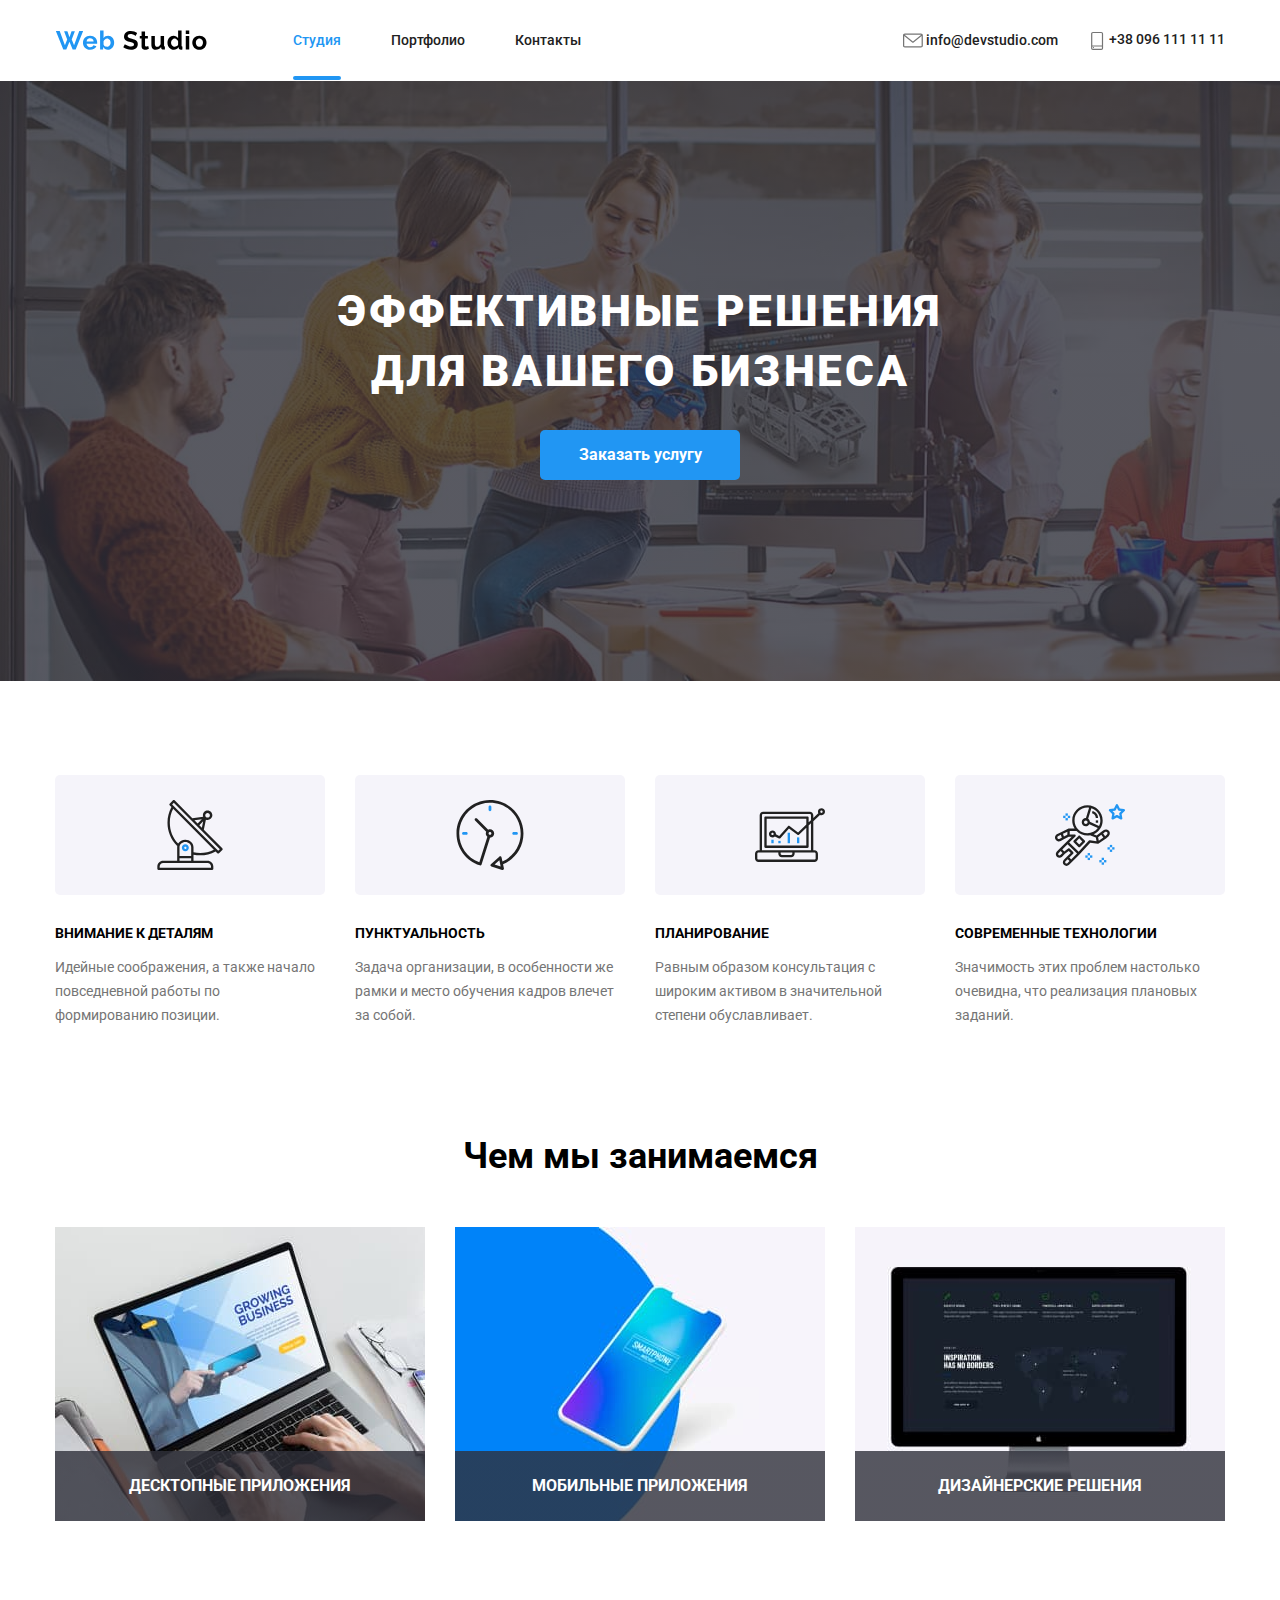
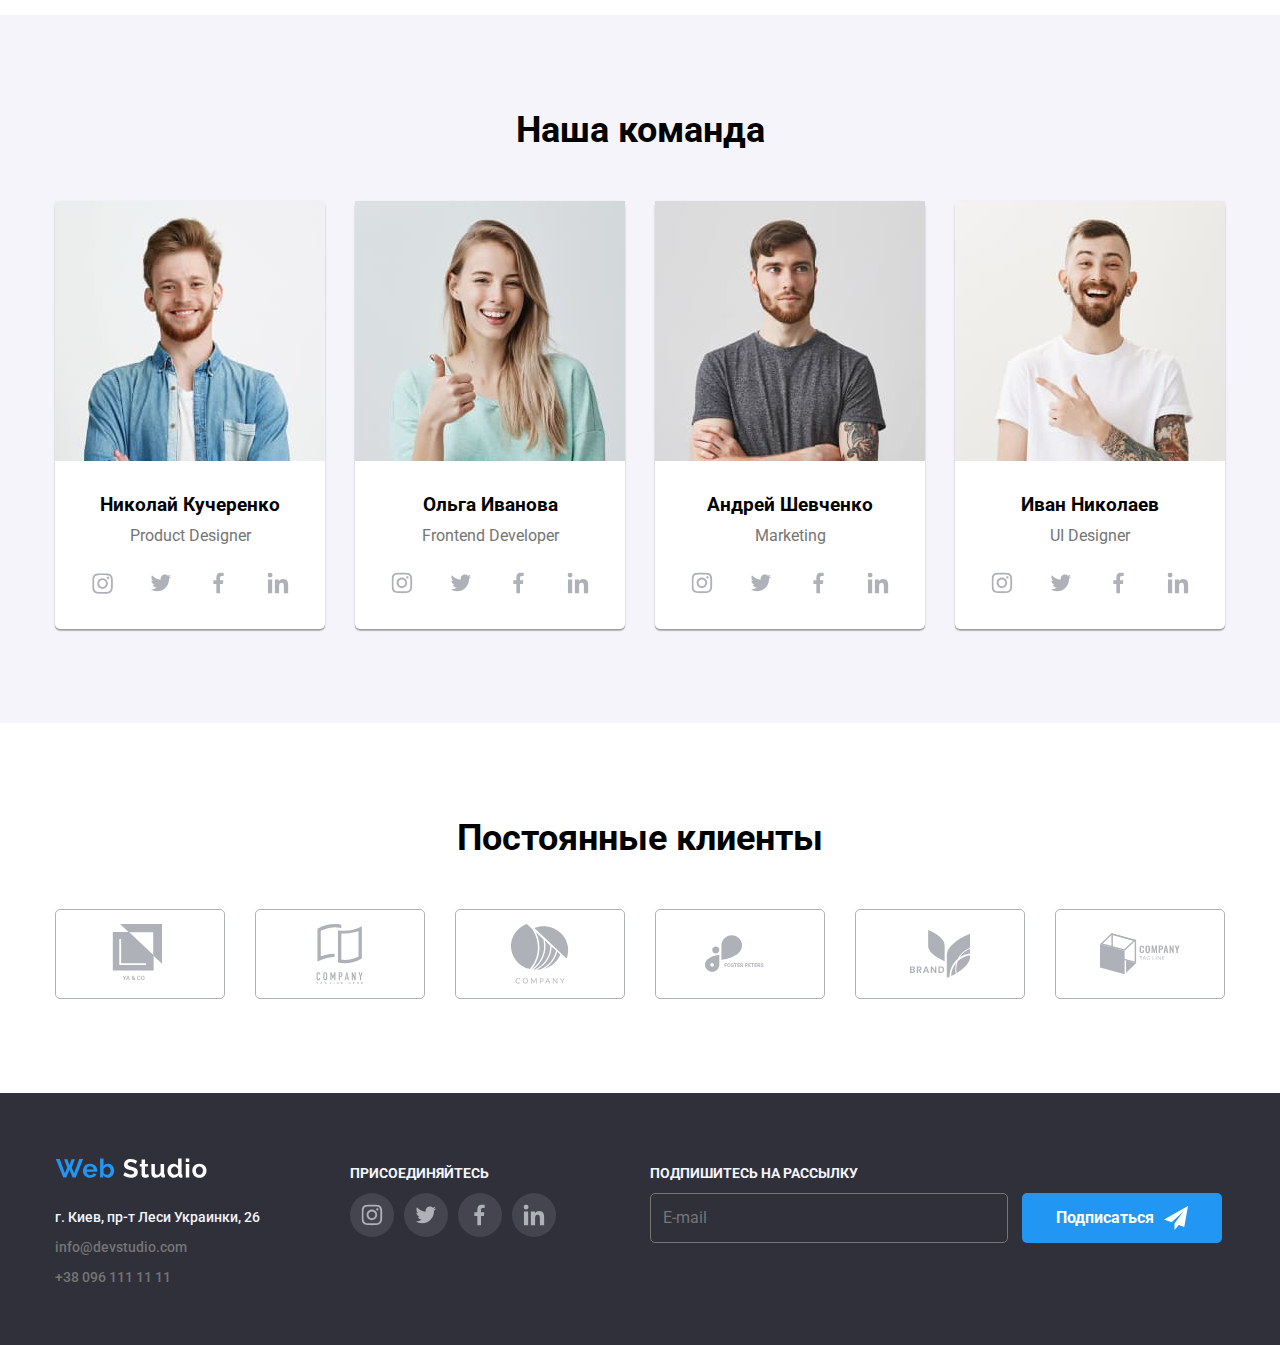
<file: index.html>
<!DOCTYPE html>
<html lang="en">
  <head>
    <meta charset="UTF-8" />
    <meta name="viewport" content="width=device-width, initial-scale=1.0" />
    <link
      href="https://fonts.googleapis.com/css2?family=Roboto:wght@400;500;700;900&display=swap"
      rel="stylesheet"
    />
    <title>Студия</title>
    <link
      rel="stylesheet"
      href="https://cdnjs.cloudflare.com/ajax/libs/modern-normalize/0.7.0/modern-normalize.min.css"
    />
    <!-- <link rel="stylesheet" href="./styles.css" /> -->
    <link rel="stylesheet" href="./css/main.css" />
  </head>
  <body>
    <header>
      <nav class="container">
        <a href="./index.html">
          <svg class="svgnav-item" width="153" height="31">
            <use href="./images/symbol-defs.svg#icon-WebStudio"></use>
          </svg>
        </a>

        <ul class="nav-maincontainer">
          <li>
            <a class="nav-mainitem selected" href="./index.html">Студия</a>
          </li>
          <li><a class="nav-mainitem" href="./portfolio.html">Портфолио</a></li>
          <li><a class="nav-mainitem" href="">Контакты</a></li>
        </ul>
        <address>
          <ul class="nav-adresscontainer">
            <li>
              <a href="mailto:info@devstudio.com" class="nav-adressitem">
                <svg class="svgnav-item" width="20" height="20">
                  <use href="./images/symbol-defs.svg#icon-envelope"></use>
                </svg>
                info@devstudio.com
              </a>
            </li>
            <li>
              <a href="tel:+380961111111" class="nav-adressitem">
                <svg class="svgnav-item" width="18" height="18">
                  <use href="./images/symbol-defs.svg#icon-smartphone"></use>
                </svg>
                +38 096 111 11 11
              </a>
            </li>
          </ul>
        </address>
      </nav>
    </header>
    <main>
      <!-- Эффективные решения для вашего бизнеса -->
      <section class="sec-hero">
        <div class="headerbkgr">
          <h1>
            Эффективные решения <br />
            для вашего бизнеса
          </h1>
          <button class="main-button" data-modal-open>Заказать услугу</button>
        </div>
      </section>
      <!-- Наши сильные стороны -->
      <section class="sec-ourside">
        <div class="container">
          <h2>Наши сильные стороны</h2>
          <ul class="sec-oursidelist">
            <li>
              <div class="oursidebgicon">
                <svg class="icon-antenna" width="70" height="70">
                  <use href="./images/symbol-defs.svg#icon-antenna"></use>
                </svg>
              </div>
              <h3>Внимание к деталям</h3>
              <p>
                Идейные соображения, а также начало повседневной работы по
                формированию позиции.
              </p>
            </li>
            <li>
              <div class="oursidebgicon">
                <svg class="icon-clock" width="70" height="70">
                  <use href="./images/symbol-defs.svg#icon-clock"></use>
                </svg>
              </div>
              <h3>Пунктуальность</h3>
              <p>
                Задача организации, в особенности же рамки и место обучения
                кадров влечет за собой.
              </p>
            </li>
            <li>
              <div class="oursidebgicon">
                <svg class="icon-diagram" width="70" height="70">
                  <use href="./images/symbol-defs.svg#icon-diagram"></use>
                </svg>
              </div>
              <h3>Планирование</h3>
              <p>
                Равным образом консультация с широким активом в значительной
                степени обуславливает.
              </p>
            </li>
            <li>
              <div class="oursidebgicon">
                <svg class="icon-astronaut" width="70" height="70">
                  <use href="./images/symbol-defs.svg#icon-astronaut"></use>
                </svg>
              </div>
              <h3>Современные технологии</h3>
              <p>
                Значимость этих проблем настолько очевидна, что реализация
                плановых заданий.
              </p>
            </li>
          </ul>
        </div>
      </section>
      <!-- Чем мы занимаемся -->
      <section class="sec-ourwork">
        <div class="container">
          <h2>
            Чем мы занимаемся
          </h2>
          <ul class="sec-ourworklist">
            <li>
              <div>
                <h3>Десктопные приложения</h3>
              </div>
            </li>
            <li>
              <div>
                <h3>Мобильные приложения</h3>
              </div>
            </li>
            <li>
              <div>
                <h3>Дизайнерские решения</h3>
              </div>
            </li>
          </ul>
        </div>
      </section>
      <!-- Наша команда -->
      <section class="sec-ourteam">
        <div class="container">
          <h2>Наша команда</h2>
          <ul class="sec-ourteamlist">
            <li>
              <img src="./images/imgOptim1.jpg" width="270" alt="" />
              <h3>Николай Кучеренко</h3>
              <p>Product Designer</p>
              <ul class="buttonlink">
                <li>
                  <a href="" aria-label="Instagram">
                    <!-- viewBox=" a a b b"  квадратный объект
                         c - процент уменьшения от реального размера (0-1)
                         a - смещение
                         d - реальный размер svg
                         e - реальный размер окна
                               b=e/c    
                               a=(b-d)/2  -->

                    <svg width="45" height="45" viewBox="-19 -19 70 70">
                      <use href="./images/symbol-defs.svg#icon-instagram"></use>
                    </svg>
                  </a>
                </li>
                <li>
                  <a href="" aria-label="Twitter">
                    <svg width="45" height="45" viewBox="-18 -18 70 70">
                      <use href="./images/symbol-defs.svg#icon-Twitter"></use>
                    </svg>
                  </a>
                </li>
                <li>
                  <a href="" aria-label="Facebook">
                    <svg width="45" height="45" viewBox="-18 -18 70 70">
                      <use href="./images/symbol-defs.svg#icon-Facebook"></use>
                    </svg>
                  </a>
                </li>
                <li>
                  <a href="" aria-label="Linkedin">
                    <svg width="45" height="45" viewBox="-18 -18 70 70">
                      <use href="./images/symbol-defs.svg#icon-linkedin"></use>
                    </svg>
                  </a>
                </li>
              </ul>
            </li>
            <li>
              <img src="./images/imgOptim2.jpg" width="270" alt="" />
              <h3>Ольга Иванова</h3>
              <p>Frontend Developer</p>
              <ul class="buttonlink">
                <li>
                  <a href="" aria-label="Instagram">
                    <svg width="45" height="45" viewBox="-18 -18 70 70">
                      <use href="./images/symbol-defs.svg#icon-instagram"></use>
                    </svg>
                  </a>
                </li>
                <li>
                  <a href="" aria-label="Twitter">
                    <svg width="45" height="45" viewBox="-18 -18 70 70">
                      <use href="./images/symbol-defs.svg#icon-Twitter"></use>
                    </svg>
                  </a>
                </li>
                <li>
                  <a href="" aria-label="Facebook">
                    <svg width="45" height="45" viewBox="-18 -18 70 70">
                      <use href="./images/symbol-defs.svg#icon-Facebook"></use>
                    </svg>
                  </a>
                </li>
                <li>
                  <a href="" aria-label="Linkedin">
                    <svg width="45" height="45" viewBox="-18 -18 70 70">
                      <use href="./images/symbol-defs.svg#icon-linkedin"></use>
                    </svg>
                  </a>
                </li>
              </ul>
            </li>
            <li>
              <img src="./images/imgOptim3.jpg" width="270" alt="" />
              <h3>Андрей Шевченко</h3>
              <p>Marketing</p>
              <ul class="buttonlink">
                <li>
                  <a href="" aria-label="Instagram">
                    <svg width="45" height="45" viewBox="-18 -18 70 70">
                      <use href="./images/symbol-defs.svg#icon-instagram"></use>
                    </svg>
                  </a>
                </li>
                <li>
                  <a href="" aria-label="Twitter">
                    <svg width="45" height="45" viewBox="-18 -18 70 70">
                      <use href="./images/symbol-defs.svg#icon-Twitter"></use>
                    </svg>
                  </a>
                </li>
                <li>
                  <a href="" aria-label="Facebook">
                    <svg width="45" height="45" viewBox="-18 -18 70 70">
                      <use href="./images/symbol-defs.svg#icon-Facebook"></use>
                    </svg>
                  </a>
                </li>
                <li>
                  <a href="" aria-label="Linkedin">
                    <svg width="45" height="45" viewBox="-18 -18 70 70">
                      <use href="./images/symbol-defs.svg#icon-linkedin"></use>
                    </svg>
                  </a>
                </li>
              </ul>
            </li>
            <li>
              <img src="./images/imgOptim4.jpg" width="270" alt="" />
              <h3>Иван Николаев</h3>
              <p>UI Designer</p>
              <ul class="buttonlink">
                <li>
                  <a href="" aria-label="Instagram">
                    <svg width="45" height="45" viewBox="-18 -18 70 70">
                      <use href="./images/symbol-defs.svg#icon-instagram"></use>
                    </svg>
                  </a>
                </li>
                <li>
                  <a href="" aria-label="Twitter">
                    <svg width="45" height="45" viewBox="-18 -18 70 70">
                      <use href="./images/symbol-defs.svg#icon-Twitter"></use>
                    </svg>
                  </a>
                </li>
                <li>
                  <a href="" aria-label="Facebook">
                    <svg width="45" height="45" viewBox="-18 -18 70 70">
                      <use href="./images/symbol-defs.svg#icon-Facebook"></use>
                    </svg>
                  </a>
                </li>
                <li>
                  <a href="" aria-label="Linkedin">
                    <svg width="45" height="45" viewBox="-18 -18 70 70">
                      <use href="./images/symbol-defs.svg#icon-linkedin"></use>
                    </svg>
                  </a>
                </li>
              </ul>
            </li>
          </ul>
        </div>
      </section>
      <!-- Постоянные клиенты  -->
      <section class="sec-ourclients">
        <div class="container">
          <h2>Постоянные клиенты</h2>
          <ul class="sec-ourclientslist">
            <li>
              <a href="" class="ourclientsicons">
                <svg class="icon-logo1" width="60" height="60">
                  <use href="./images/symbol-defs.svg#icon-logo1"></use>
                </svg>
              </a>
            </li>
            <li>
              <a href="" class="ourclientsicons">
                <svg class="icon-logo2" width="60" height="60">
                  <use href="./images/symbol-defs.svg#icon-logo2"></use>
                </svg>
              </a>
            </li>
            <li>
              <a href="" class="ourclientsicons">
                <svg class="icon-logo3" width="60" height="60">
                  <use href="./images/symbol-defs.svg#icon-logo3"></use>
                </svg>
              </a>
            </li>
            <li>
              <a href="" class="ourclientsicons">
                <svg class="icon-logo4" width="70" height="70">
                  <use href="./images/symbol-defs.svg#icon-logo4"></use>
                </svg>
              </a>
            </li>
            <li>
              <a href="" class="ourclientsicons">
                <svg class="icon-logo5" width="60" height="60">
                  <use href="./images/symbol-defs.svg#icon-logo5"></use>
                </svg>
              </a>
            </li>
            <li>
              <a href="" class="ourclientsicons">
                <svg class="icon-logo6" width="80" height="80">
                  <use href="./images/symbol-defs.svg#icon-logo6"></use>
                </svg>
              </a>
            </li>
          </ul>
        </div>
      </section>
    </main>
    <footer>
      <div class="container foot-container">
        <div>
          <a href="./index.html">
            <svg class="svgnav-item-foot" width="153" height="31">
              <use href="./images/symbol-defs.svg#icon-WebStudio"></use>
            </svg>
          </a>
          <address>
            <p>г. Киев, пр-т Леси Украинки, 26</p>
            <p>
              <a href="" class="nav-adressitem-foot"> info@devstudio.com </a>
            </p>
            <p>
              <a href="" class="nav-adressitem-foot"> +38 096 111 11 11 </a>
            </p>
          </address>
        </div>
        <div class="cont_connect">
          <h2>Присоединяйтесь</h2>
          <ul class="buttonlinkfoot">
            <li>
              <a href="" aria-label="Instagram">
                <svg width="45" height="45" viewBox="-18 -18 70 70">
                  <use href="./images/symbol-defs.svg#icon-instagram"></use>
                </svg>
              </a>
            </li>
            <li>
              <a href="" aria-label="Twitter">
                <svg width="45" height="45" viewBox="-18 -18 70 70">
                  <use href="./images/symbol-defs.svg#icon-Twitter"></use>
                </svg>
              </a>
            </li>
            <li>
              <a href="" aria-label="Facebook">
                <svg width="45" height="45" viewBox="-18 -18 70 70">
                  <use href="./images/symbol-defs.svg#icon-Facebook"></use>
                </svg>
              </a>
            </li>
            <li>
              <a href="" aria-label="Linkedin">
                <svg width="45" height="45" viewBox="-18 -18 70 70">
                  <use href="./images/symbol-defs.svg#icon-linkedin"></use>
                </svg>
              </a>
            </li>
          </ul>
        </div>
        <div class="cont_rassilka">
          <h2>Подпишитесь на рассылку</h2>
          <div>
            <input type="email" class="e-mail-foot" placeholder="E-mail" />
            <button class="button-foot">Подписаться</button>
          </div>
        </div>
      </div>
    </footer>
    <!-- Модальное окно -->
    <div class="backdrop is-hidden" data-modal>
      <div class="modal">
        <form class="form">
          <button class="button-close" data-modal-close>
            <svg class="icon-Close" width="10" height="10">
              <use href="./images/symbol-defs-modal.svg#icon-Close"></use>
            </svg>
          </button>
          <h2>Оставьте свои данные, мы вам перезвоним</h2>
          <div class="form-field">
            <input
              type="text"
              class="form-input"
              name="name"
              id="name"
              placeholder=" "
            />
            <label for="name" class="form-label">Имя</label>
            <svg class="icon-Human" width="12" height="12">
              <use href="./images/symbol-defs-modal.svg#icon-Human"></use>
            </svg>
          </div>

          <div class="form-tel">
            <input
              type="tel"
              class="form-inputtel"
              name="nametel"
              id="nametel"
              placeholder=" "
            />
            <label for="nametel" class="form-label-tel">Телефон</label>
            <svg class="icon-Trubka" width="13" height="13">
              <use href="./images/symbol-defs-modal.svg#icon-Trubka"></use>
            </svg>
          </div>

          <div class="form-mail">
            <input
              type="email"
              class="form-inputmail"
              name="namemail"
              id="namemail"
              placeholder=" "
            />
            <label for="namemail" class="form-label-mail">Почта</label>
            <svg class="icon-Konvert" width="15" height="15">
              <use href="./images/symbol-defs-modal.svg#icon-Konvert"></use>
            </svg>
          </div>

          <div class="form-komment">
            <textarea
              class="form-areakomment"
              name="namekomm"
              id="namekomm"
              cols="30"
              rows="10"
              placeholder=" "
            ></textarea>
            <label for="namekomm" class="form-label-komm">Комментарий</label>
          </div>
          <div class="form-check">
            <label class="label-check">
              <input type="checkbox" class="checkbox" name="checkbox" />
              <span class="icon"></span>
              Соглашаюсь с рассылкой и принимаю
              <a href=""> Условия договора</a>
            </label>
          </div>
          <button type="button" class="form-sendbutton">Отправить</button>
        </form>
      </div>
    </div>
    <script src="./js/modal.js"></script>
  </body>
</html>
</file>
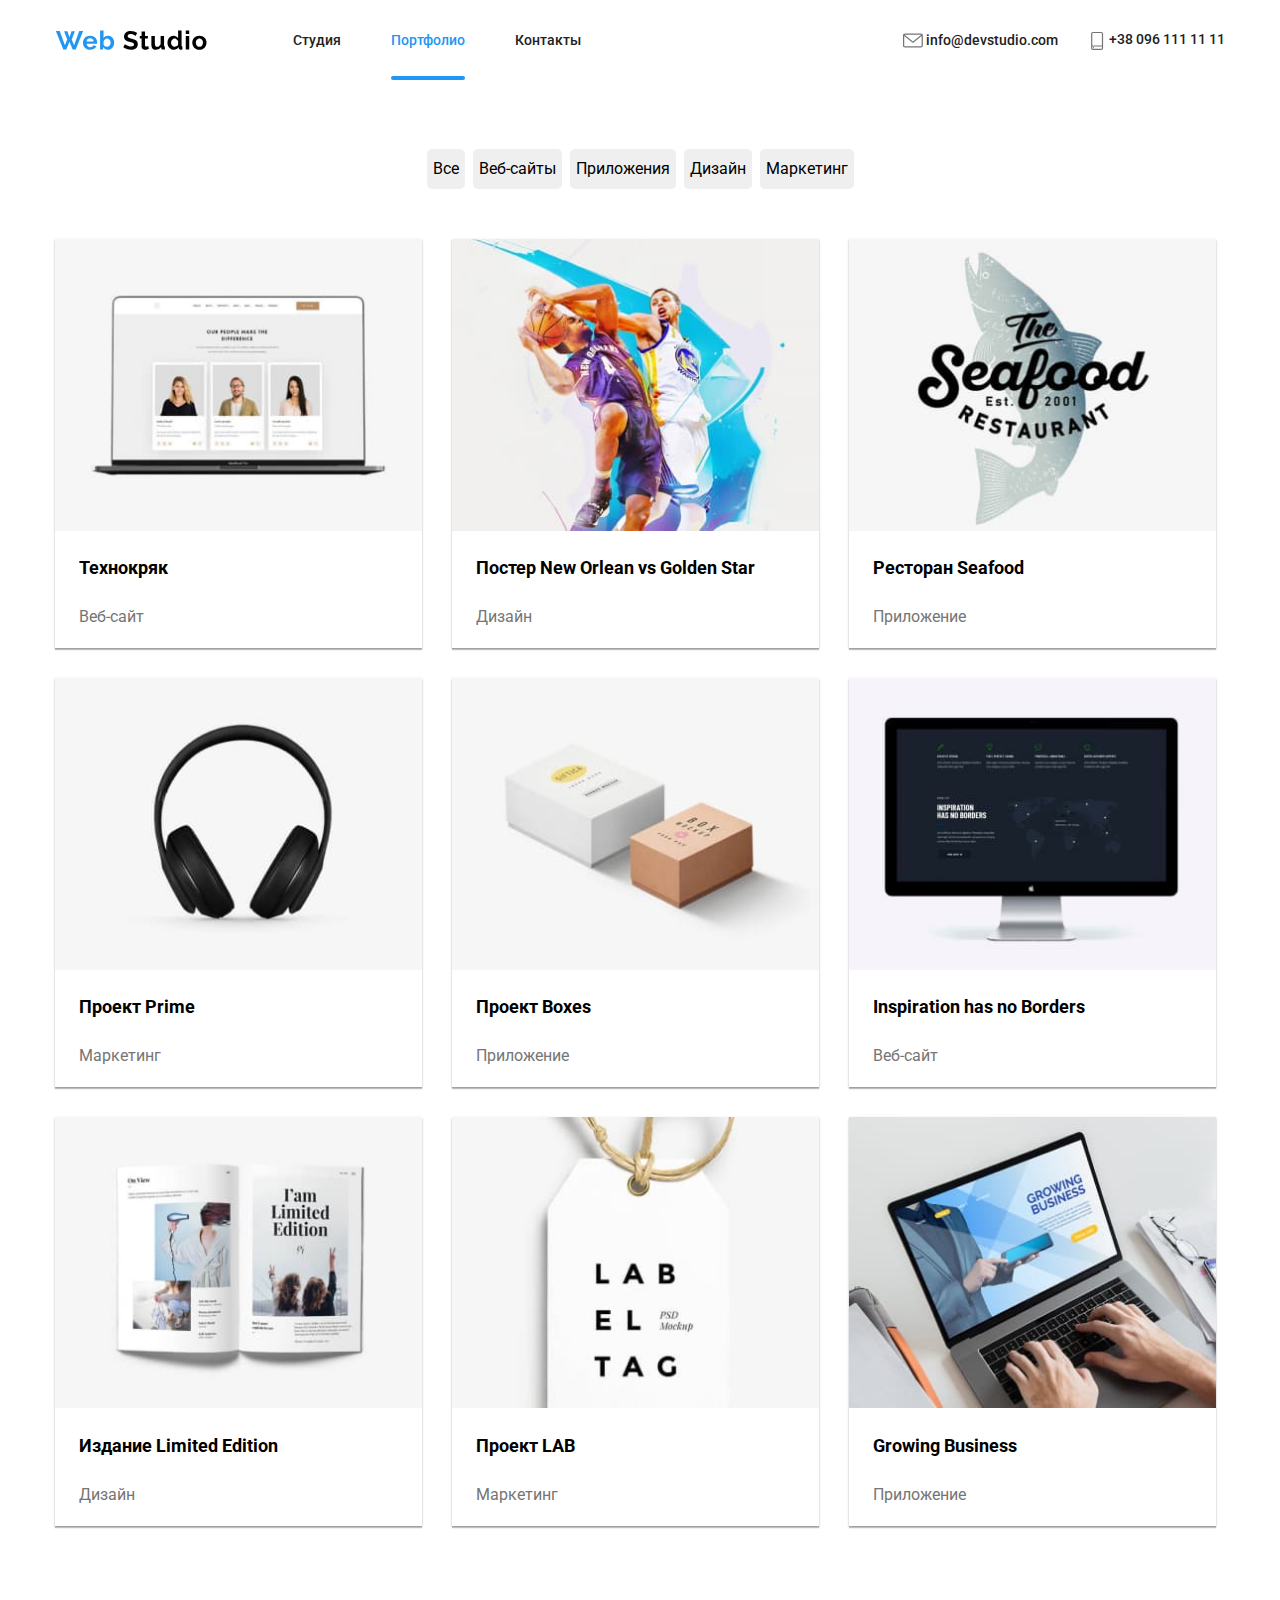
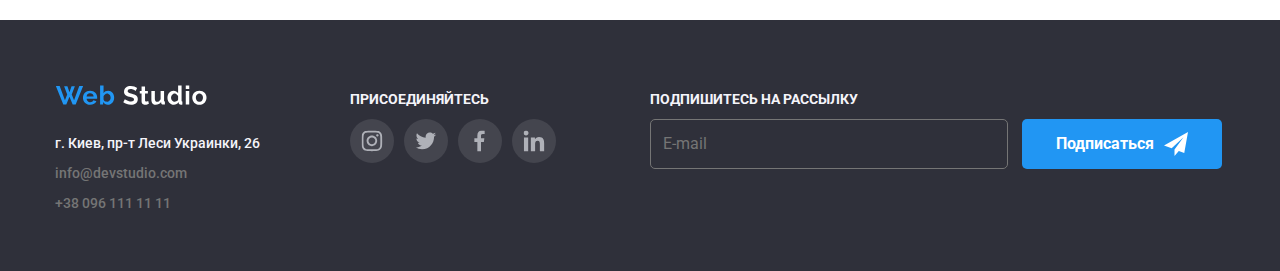
<file: portfolio.html>
<!DOCTYPE html>
<html lang="en">
  <head>
    <meta charset="UTF-8" />
    <meta name="viewport" content="width=device-width, initial-scale=1.0" />
    <link
      href="https://fonts.googleapis.com/css2?family=Roboto:wght@400;500;700;900&display=swap"
      rel="stylesheet"
    />
    <title>Портфолио</title>
    <link
      rel="stylesheet"
      href="https://cdnjs.cloudflare.com/ajax/libs/modern-normalize/0.7.0/modern-normalize.min.css"
    />
    <link rel="stylesheet" href="./css/main.css" />
  </head>
  <body>
    <header>
      <nav class="container">
        <a href="./index.html">
          <svg class="svgnav-item" width="153" height="31">
            <use href="./images/symbol-defs.svg#icon-WebStudio"></use>
          </svg>
        </a>

        <ul class="nav-maincontainer">
          <li>
            <a class="nav-mainitem" href="./index.html">Студия</a>
          </li>
          <li>
            <a class="nav-mainitem selected" href="./portfolio.html"
              >Портфолио</a
            >
          </li>
          <li><a class="nav-mainitem" href="">Контакты</a></li>
        </ul>
        <address>
          <ul class="nav-adresscontainer">
            <li>
              <a href="mailto:info@devstudio.com" class="nav-adressitem">
                <svg class="svgnav-item" width="20" height="20">
                  <use href="./images/symbol-defs.svg#icon-envelope"></use>
                </svg>
                info@devstudio.com
              </a>
            </li>
            <li>
              <a href="tel:+380961111111" class="nav-adressitem">
                <svg class="svgnav-item" width="18" height="18">
                  <use href="./images/symbol-defs.svg#icon-smartphone"></use>
                </svg>
                +38 096 111 11 11
              </a>
            </li>
          </ul>
        </address>
      </nav>
    </header>

    <main>
      <h1 class="portfolio-title">
        Портфолио наших работ
      </h1>
      <ul class="button-list">
        <li><button type="button" class="button-filter">Все</button></li>
        <li><button type="button" class="button-filter">Веб-сайты</button></li>
        <li><button type="button" class="button-filter">Приложения</button></li>
        <li><button type="button" class="button-filter">Дизайн</button></li>
        <li><button type="button" class="button-filter">Маркетинг</button></li>
      </ul>
      <section class="sec-ourportfolio">
        <div class="container">
          <ul class="sec-ourportfoliolist">
            <li>
              <a href=""
                ><img src="./images/imgOptim11.jpg" width="367" alt="" />
                <div class="overley">
                  <p>
                    Lorem ipsum dolor sit amet, consectetur adipisicing elit.
                    Impedit fugiat magnam sint deserunt nihil ullam fugit
                    expedita mollitia aperiam suscipit.
                  </p>
                </div>
              </a>
              <h2>Технокряк</h2>
              <p>Веб-сайт</p>
            </li>
            <li>
              <a href=""
                ><img src="./images/imgOptim12.jpg" width="367" alt="" />
                <div class="overley">
                  <p>
                    Lorem ipsum dolor sit amet, consectetur adipisicing elit.
                    Impedit fugiat magnam sint deserunt nihil ullam fugit
                    expedita mollitia aperiam suscipit.
                  </p>
                </div>
              </a>
              <h2>Постер New Orlean vs Golden Star</h2>
              <p>Дизайн</p>
            </li>
            <li>
              <a href=""
                ><img src="./images/imgOptim13.jpg" width="367" alt="" />
                <div class="overley">
                  <p>
                    Lorem ipsum dolor sit amet, consectetur adipisicing elit.
                    Impedit fugiat magnam sint deserunt nihil ullam fugit
                    expedita mollitia aperiam suscipit.
                  </p>
                </div>
              </a>
              <h2>Ресторан Seafood</h2>
              <p>Приложение</p>
            </li>
            <li>
              <a href=""
                ><img src="./images/imgOptim14.jpg" width="367" alt="" />
                <div class="overley">
                  <p>
                    Lorem ipsum dolor sit amet, consectetur adipisicing elit.
                    Impedit fugiat magnam sint deserunt nihil ullam fugit
                    expedita mollitia aperiam suscipit.
                  </p>
                </div>
              </a>
              <h2>Проект Prime</h2>
              <p>Маркетинг</p>
            </li>
            <li>
              <a href=""
                ><img src="./images/imgOptim15.jpg" width="367" alt="" />
                <div class="overley">
                  <p>
                    Lorem ipsum dolor sit amet, consectetur adipisicing elit.
                    Impedit fugiat magnam sint deserunt nihil ullam fugit
                    expedita mollitia aperiam suscipit.
                  </p>
                </div>
              </a>
              <h2>Проект Boxes</h2>
              <p>Приложение</p>
            </li>
            <li>
              <a href=""
                ><img src="./images/imgOptim16.jpg" width="367" alt="" />
                <div class="overley">
                  <p>
                    Lorem ipsum dolor sit amet, consectetur adipisicing elit.
                    Impedit fugiat magnam sint deserunt nihil ullam fugit
                    expedita mollitia aperiam suscipit.
                  </p>
                </div>
              </a>
              <h2>Inspiration has no Borders</h2>
              <p>Веб-сайт</p>
            </li>
            <li>
              <a href=""
                ><img src="./images/imgOptim17.jpg" width="367" alt="" />
                <div class="overley">
                  <p>
                    Lorem ipsum dolor sit amet, consectetur adipisicing elit.
                    Impedit fugiat magnam sint deserunt nihil ullam fugit
                    expedita mollitia aperiam suscipit.
                  </p>
                </div>
              </a>
              <h2>Издание Limited Edition</h2>
              <p>Дизайн</p>
            </li>
            <li>
              <a href=""
                ><img src="./images/imgOptim18.jpg" width="367" alt="" />
                <div class="overley">
                  <p>
                    Lorem ipsum dolor sit amet, consectetur adipisicing elit.
                    Impedit fugiat magnam sint deserunt nihil ullam fugit
                    expedita mollitia aperiam suscipit.
                  </p>
                </div>
              </a>
              <h2>Проект LAB</h2>
              <p>Маркетинг</p>
            </li>
            <li>
              <a href=""
                ><img src="./images/imgOptim19.jpg" width="367" alt="" />
                <div class="overley">
                  <p>
                    Lorem ipsum dolor sit amet, consectetur adipisicing elit.
                    Impedit fugiat magnam sint deserunt nihil ullam fugit
                    expedita mollitia aperiam suscipit.
                  </p>
                </div>
              </a>
              <h2>Growing Business</h2>
              <p>Приложение</p>
            </li>
          </ul>
        </div>
      </section>
    </main>
    <footer>
      <div class="container foot-container">
        <div>
          <a href="./index.html">
            <svg class="svgnav-item-foot" width="153" height="31">
              <use href="./images/symbol-defs.svg#icon-WebStudio"></use>
            </svg>
          </a>
          <address>
            <p>г. Киев, пр-т Леси Украинки, 26</p>
            <p>
              <a href="" class="nav-adressitem-foot"> info@devstudio.com </a>
            </p>
            <p>
              <a href="" class="nav-adressitem-foot"> +38 096 111 11 11 </a>
            </p>
          </address>
        </div>
        <div class="cont_connect">
          <h2>Присоединяйтесь</h2>
          <ul class="buttonlinkfoot">
            <li>
              <a href="" aria-label="Instagram">
                <svg width="45" height="45" viewBox="-18 -18 70 70">
                  <use href="./images/symbol-defs.svg#icon-instagram"></use>
                </svg>
              </a>
            </li>
            <li>
              <a href="" aria-label="Twitter">
                <svg width="45" height="45" viewBox="-18 -18 70 70">
                  <use href="./images/symbol-defs.svg#icon-Twitter"></use>
                </svg>
              </a>
            </li>
            <li>
              <a href="" aria-label="Facebook">
                <svg width="45" height="45" viewBox="-18 -18 70 70">
                  <use href="./images/symbol-defs.svg#icon-Facebook"></use>
                </svg>
              </a>
            </li>
            <li>
              <a href="" aria-label="Linkedin">
                <svg width="45" height="45" viewBox="-18 -18 70 70">
                  <use href="./images/symbol-defs.svg#icon-linkedin"></use>
                </svg>
              </a>
            </li>
          </ul>
        </div>
        <div class="cont_rassilka">
          <h2>Подпишитесь на рассылку</h2>
          <div>
            <input type="email" class="e-mail-foot" placeholder="E-mail" />
            <button class="button-foot">Подписаться</button>
          </div>
        </div>
      </div>
    </footer>
  </body>
</html>
</file>
<file: styles.css>
/* Установки для всего документа */
:root {
  --primary-text-color: #212121;
  --secondary-text-color: #757575;
  --accent-color: #2196f3;
  --primary-bg-color: #fff;
  --secondary-bg-color: #f5f4fa;
}
body {
  font-family: "Roboto";
  font-style: normal;
}

header {
  margin-top: 25px;
  margin-bottom: 25px;
}

ul {
  list-style: none;
  padding: 0;
  margin: 0;
}

h1 {
  font-weight: 900;
  font-size: 44px;
  line-height: 60px;
  letter-spacing: 0.06em;
  text-transform: uppercase;
}

.container {
  width: 1200px;
  padding-left: 15px;
  padding-right: 15px;
  margin: 0 auto;
}

.sec-ourside h2,
.sec-ourwork h2,
.sec-ourteam h2,
.sec-ourclients h2 {
  font-weight: bold;
  font-size: 36px;
  line-height: 42px;
  text-align: center;
  margin-top: 0;
  margin-bottom: 0;
}

/* Основной блок навигации */
.nav-mainitem {
  font-weight: 500;
  font-size: 14px;
  line-height: 16px;
  color: var(--primary-text-color);
  text-decoration: none;
  transition-property: color;
  transition-duration: 250ms;
  transition-timing-function: cubic-bezier(0.4, 0, 0.2, 1);
  transition-delay: 0;
}

.nav-mainitem:hover,
.nav-mainitem:focus {
  color: var(--accent-color);
}
.nav-mainitem.selected {
  display: inline-flex;
  position: relative;
  color: var(--accent-color);
}

.nav-mainitem.selected::after {
  position: absolute;
  bottom: -32px;
  content: "";
  width: 100%;
  height: 4px;
  background-image: url("./images/line.svg");
  border-radius: 4px;
}

nav {
  display: flex;
  align-items: center;
}

.nav-maincontainer {
  display: flex;
  margin-left: 85px;
  align-items: center;
}
.nav-maincontainer li:not(:last-child) {
  margin-right: 50px;
}

/* Блок навигации по адрессу (в шапке и в футере)*/
address {
  font-style: normal;
  font-weight: 500;
  font-size: 14px;
  line-height: 16px;
}

.nav-adressitem {
  display: inline-block;
  color: var(--primary-text-color);
  text-decoration: none;
  transition-property: color;
  transition-duration: 250ms;
  transition-timing-function: cubic-bezier(0.4, 0, 0.2, 1);
  transition-delay: 0;
}

.nav-adressitem:hover,
.nav-adressitem:focus {
  color: var(--accent-color);
  --color5: var(--accent-color);
}

.nav-adresscontainer {
  display: flex;
  align-items: center;
}

.svgnav-item {
  vertical-align: middle;
}

.nav-adresscontainer li:not(:last-child) {
  margin-right: 30px;
}

nav address {
  margin-left: auto;
}

/* Футер */
footer {
  margin-top: 94px;
  padding-top: 60px;
  padding-bottom: 60px;

  background-color: #2f303a;
  color: var(--secondary-bg-color);
}

footer h2 {
  font-weight: bold;
  font-size: 14px;
  line-height: 16px;
  text-transform: uppercase;
}

.foot-container {
  display: flex;
}
footer address {
  margin-top: 20px;
}

footer p {
  margin-bottom: 0;
}

.nav-adressitem-foot {
  color: var(--secondary-text-color);
  text-decoration: none;
  transition-property: color;
  transition-duration: 250ms;
  transition-timing-function: cubic-bezier(0.4, 0, 0.2, 1);
  transition-delay: 0;
}

.nav-adressitem-foot:hover,
.nav-adressitem-foot:focus {
  color: var(--accent-color);
}

.svgnav-item-foot {
  --color6: white;
}

.cont_connect {
  margin-left: 90px;
}

.cont_connect ul {
  display: flex;
}

.buttonlinkfoot {
  display: flex;
  justify-content: space-evenly;
}

.buttonlinkfoot li:not(:last-child) {
  margin-right: 10px;
}

.buttonlinkfoot a {
  display: block;
  border-radius: 50%;
  width: 44px;
  height: 44px;
  color: #afb1b8;
  background: rgba(255, 255, 255, 0.1);
  transition-property: color, background-color;
  transition-duration: 250ms;
  transition-timing-function: cubic-bezier(0.4, 0, 0.2, 1);
  transition-delay: 0;
}

.buttonlinkfoot a:hover {
  background-color: var(--accent-color);
  color: white;
}

.buttonlinkfoot a svg {
  fill: currentColor;
}

.cont_rassilka {
  margin-left: 94px;
}

.e-mail-foot {
  display: inline-flex;
  width: 358px;
  padding-top: 15px;
  padding-bottom: 15px;
  padding-left: 12px;
  font-size: 16px;
  border-radius: 5px;
  color: var(--secondary-text-color);
  background-color: #2f303a;
  border: 1px solid var(--secondary-text-color);
  outline: none;
}

.button-foot {
  display: inline-flex;
  align-items: center;
  justify-content: center;
  font-weight: bold;
  margin-left: 10px;
  background-color: var(--accent-color);
  color: var(--primary-bg-color);
  height: 50px;
  width: 200px;
  border-radius: 5px;
  transition-property: background-color;
  transition-duration: 250ms;
  transition-timing-function: cubic-bezier(0.4, 0, 0.2, 1);
  transition-delay: 0;
}

.button-foot::after {
  margin-left: 10px;
  content: "";
  width: 24px;
  height: 24px;
  background-image: url(./images/iconsend.svg);
  /* background-color: blue; */
  background-size: contain;
}
.button-foot:hover,
.button-foot:focus {
  background-color: #49a5f0;
}
/* Модальные окна */
.backdrop {
  position: fixed;
  top: 0;
  left: 0;
  width: 100%;
  height: 100%;
  background-color: rgba(0, 0, 0, 0.2);
}
.backdrop.is-hidden {
  opacity: 0;
  pointer-events: none;
}

.modal {
  position: absolute;
  width: 528px;
  height: 581px;
  padding: 40px;
  color: var(--secondary-text-color);

  text-align: center;

  background-color: white;
  top: 50%;
  left: 50%;
  transform: translate(-50%, -50%);
  border-radius: 5px;
  box-shadow: 0px 1px 1px rgba(0, 0, 0, 0.12), 0px 4px 4px rgba(0, 0, 0, 0.06),
    1px 4px 6px rgba(0, 0, 0, 0.16);
}

.modal h2 {
  margin: 0;
  font-size: 20px;
  color: var(--primary-text-color);
}

.button-close {
  position: absolute;
  top: 8px;
  right: 8px;
  height: 30px;
  width: 30px;
  background-color: #fff;
  border-radius: 50%;
  border: 1px solid #d1cfcf;
  outline: none;
}

.button-close:hover {
  fill: var(--accent-color);
}

.form-field {
  position: relative;
  margin-top: 30px;
}

.form-input {
  width: 100%;
  padding-top: 10px;
  padding-bottom: 10px;
  padding-left: 42px;
  font-size: 14px;
  border-radius: 5px;
  border: 1px solid #d1cfcf;
  outline: none;
}
.form-input:focus {
  border: 1px solid var(--accent-color);
}

.form-input:focus + .form-label {
  transform: translate(-20px, -40px);
  font-size: 12px;
  color: var(--accent-color);
}

.form-input:not(:placeholder-shown) + .form-label {
  transform: translate(-20px, -40px);
  font-size: 12px;
}
.form-input:focus ~ .icon-Human {
  fill: var(--accent-color);
}

.form-label {
  position: absolute;
  top: 50%;
  left: 42px;
  transform: translateY(-50%);
  transition-duration: 250ms;
  transition-timing-function: cubic-bezier(0.4, 0, 0.2, 1);
}
.icon-Human {
  position: absolute;
  display: inline-block;
  transform: translateY(-50%);
  top: 50%;
  left: 16px;
}

.form-tel {
  position: relative;
  margin-top: 30px;
}

.form-inputtel {
  width: 100%;
  padding-top: 10px;
  padding-bottom: 10px;
  padding-left: 42px;
  font-size: 14px;
  border-radius: 5px;
  border: 1px solid #d1cfcf;
  outline: none;
}
.form-inputtel:focus {
  border: 1px solid var(--accent-color);
}

.form-inputtel:focus + .form-label-tel {
  transform: translate(-20px, -40px);
  font-size: 12px;
  color: var(--accent-color);
}

.form-inputtel:not(:placeholder-shown) + .form-label-tel {
  transform: translate(-20px, -40px);
  font-size: 12px;
}
.form-inputtel:focus ~ .icon-Trubka {
  fill: var(--accent-color);
}

.form-label-tel {
  position: absolute;
  top: 50%;
  left: 42px;
  transform: translateY(-50%);
  transition-duration: 250ms;
  transition-timing-function: cubic-bezier(0.4, 0, 0.2, 1);
}
.icon-Trubka {
  position: absolute;
  display: inline-block;
  transform: translateY(-50%);
  top: 50%;
  left: 16px;
}
.form-mail {
  position: relative;
  margin-top: 30px;
}

.form-inputmail {
  width: 100%;
  padding-top: 10px;
  padding-bottom: 10px;
  padding-left: 42px;
  font-size: 14px;
  border-radius: 5px;
  border: 1px solid #d1cfcf;
  outline: none;
}
.form-inputmail:focus {
  border: 1px solid var(--accent-color);
}

.form-inputmail:focus + .form-label-mail {
  transform: translate(-20px, -40px);
  font-size: 12px;
  color: var(--accent-color);
}

.form-inputmail:not(:placeholder-shown) + .form-label-mail {
  transform: translate(-20px, -40px);
  font-size: 12px;
}
.form-inputmail:focus ~ .icon-Konvert {
  fill: var(--accent-color);
}

.form-label-mail {
  position: absolute;
  top: 50%;
  left: 42px;
  transform: translateY(-50%);
  transition-duration: 250ms;
  transition-timing-function: cubic-bezier(0.4, 0, 0.2, 1);
}
.icon-Konvert {
  position: absolute;
  display: inline-block;
  transform: translateY(-50%);
  top: 50%;
  left: 16px;
}
.form-komment {
  position: relative;
  margin-top: 30px;
}

.form-areakomment {
  width: 100%;
  height: 120px;
  padding-top: 10px;
  padding-bottom: 10px;
  padding-left: 20px;
  font-size: 14px;
  border-radius: 5px;
  border: 1px solid #d1cfcf;
  outline: none;
  resize: none;
}
.form-areakomment:focus {
  border: 1px solid var(--accent-color);
}

.form-areakomment:focus + .form-label-komm {
  transform: translate(3px, -40px);
  font-size: 12px;
  color: var(--accent-color);
}

.form-areakomment:not(:placeholder-shown) + .form-label-komm {
  transform: translate(3px, -40px);
  font-size: 12px;
}

.form-label-komm {
  position: absolute;
  top: 18px;
  left: 20px;
  transform: translateY(-50%);
  transition-duration: 250ms;
  transition-timing-function: cubic-bezier(0.4, 0, 0.2, 1);
}

.form-check {
  margin-top: 20px;
  margin-bottom: 30px;
  font-size: 14px;
}

.label-check {
  display: flex;
  align-items: center;
  justify-content: space-evenly;
}

.checkbox {
  appearance: none;
  position: absolute;
}
.checkbox:checked + .icon {
  border: none;
  background-image: url(./images/iconcheck.svg);
  background-size: contain;
}
.icon {
  display: inline-block;
  width: 16px;
  height: 15px;
  border: 2px solid #2a2a2a;
  border-radius: 4px;
}

.form-sendbutton {
  font-weight: bold;
  background-color: var(--accent-color);
  color: var(--primary-bg-color);
  height: 50px;
  width: 200px;
  border-radius: 5px;
  box-shadow: 0px 4px 4px rgba(0, 0, 0, 0.15);
  transition-property: background-color;
  transition-duration: 250ms;
  transition-timing-function: cubic-bezier(0.4, 0, 0.2, 1);
}

.form-sendbutton:hover,
.form-sendbutton:focus {
  background-color: #49a5f0;
}

/* Стилизация всех кнопок */
.main-button,
.button-filter,
.form-sendbutton,
.button-foot {
  font-family: inherit;
  font-size: 16px;
  line-height: 30px;
  border: none;
  outline: none;
}

/* Секция Героя */

.sec-hero h1 {
  color: var(--primary-bg-color);
  margin-top: 0;
  margin-bottom: 30;
}

.headerbkgr {
  background-image: linear-gradient(
      rgba(47, 48, 58, 0.8),
      rgba(47, 48, 58, 0.8)
    ),
    url("./images/HeaderOptim.jpg");
  height: 600px;
  max-width: 1600px;
  text-align: center;
  background-repeat: no-repeat;
  margin-left: auto;
  margin-right: auto;
  /* background-position: center; */
  padding-top: 200px;
}

.main-button {
  font-weight: bold;
  background-color: var(--accent-color);
  color: var(--primary-bg-color);
  height: 50px;
  width: 200px;
  border-radius: 5px;
  transition-property: background-color;
  transition-duration: 250ms;
  transition-timing-function: cubic-bezier(0.4, 0, 0.2, 1);
  transition-delay: 0;
}

.main-button:hover,
.main-button:focus {
  background-color: #49a5f0;
}

/* Секция "Наши сильные стороны*/
.sec-ourside {
  margin-top: 94px;
}

.sec-ourside h2 {
  display: none;
}

.sec-oursidelist {
  display: flex;
}

.sec-oursidelist > li {
  width: calc((100% - 30px * 3) / 4);
}

.sec-oursidelist > li:not(:last-child) {
  margin-right: 30px;
}

.oursidebgicon {
  display: flex;
  height: 120px;
  background-color: #f5f4fa;
  border-radius: 5px;
}

.icon-antenna,
.icon-astronaut,
.icon-clock,
.icon-diagram {
  margin: auto;
}

.sec-ourside h3 {
  font-weight: bold;
  font-size: 14px;
  line-height: 16px;
  text-transform: uppercase;

  margin-top: 30px;
}

.sec-ourside p {
  font-weight: normal;
  font-size: 14px;
  line-height: 24px;
  color: var(--secondary-text-color);

  margin-top: 10px;
}

/* Секция "Чем  мы занимаемся*/

.sec-ourwork {
  margin-top: 94px;
}

.sec-ourworklist {
  display: flex;
  margin-top: 50px;
}
.sec-ourworklist > li {
  display: flex;
  height: 294px;
  width: 370px;
  align-items: flex-end;
}

.sec-ourworklist > li:not(:last-child) {
  margin-right: 30px;
}

.sec-ourworklist > li > div {
  height: 70px;
  width: inherit;
  padding-top: 10px;
  background-image: linear-gradient(
    rgba(47, 48, 58, 0.8),
    rgba(47, 48, 58, 0.8)
  );
  text-align: center;
}

.sec-ourworklist > li:nth-child(1) {
  background-image: url("./images/boxOptim1.jpg");
}

.sec-ourworklist > li:nth-child(2) {
  background-image: url("./images/boxOptim2.jpg");
}
.sec-ourworklist > li:nth-child(3) {
  background-image: url("./images/boxOptim3.jpg");
}

.sec-ourworklist h3 {
  font-weight: bold;
  font-size: 16px;

  text-transform: uppercase;
  color: white;
}

/* Секция "Наша команда*/

.sec-ourteam {
  background-color: var(--secondary-bg-color);
  margin-top: 94px;
  padding-top: 94px;
  padding-bottom: 94px;
}
.sec-ourteam h2 {
  margin: 0;
}

.sec-ourteamlist {
  display: flex;

  margin-top: 50px;
}

.sec-ourteamlist > li {
  text-align: center;
  background-color: var(--primary-bg-color);
  box-shadow: 0px 2px 1px rgba(0, 0, 0, 0.2), 0px 1px 1px rgba(0, 0, 0, 0.14),
    0px 1px 3px rgba(0, 0, 0, 0.12);
  padding-bottom: 24px;
  border-radius: 5px;
}

.sec-ourteamlist > li:not(:last-child) {
  margin-right: 30px;
}
.sec-ourteam h3 {
  margin-top: 30px;
  margin-bottom: 0;
}
.sec-ourteam p {
  margin-top: 10px;
  margin-bottom: 0;
  color: var(--secondary-text-color);
}
.sec-ourteamlist ul {
  display: flex;

  margin-top: 16px;
}
.buttonlink {
  display: flex;
  justify-content: space-evenly;
  padding-right: 10px;
  padding-left: 10px;
}
.buttonlink a {
  display: block;
  border-radius: 50%;
  width: 44px;
  height: 44px;
  color: #afb1b8;
  /* background-color: var(--accent-color); */
  transition-property: background-color, color;
  transition-duration: 250ms;
  transition-timing-function: cubic-bezier(0.4, 0, 0.2, 1);
  transition-delay: 0;
}

.buttonlink a:hover {
  background-color: var(--accent-color);
  color: white;
}
.buttonlink a svg {
  fill: currentColor;
}

/* Секция "Постоянные клиенты*/
.sec-ourclients {
  margin-top: 94px;
}
.sec-ourclientslist {
  display: flex;

  margin-top: 50px;
}

.sec-ourclientslist > li {
  width: calc((100% - 30px * 5) / 6);
}

.sec-ourclientslist > li:not(:last-child) {
  margin-right: 30px;
}

.ourclientsicons {
  display: flex;
  height: 90px;
  border-radius: 5px;
  color: #afb1b8;
  border: 1px solid #afb1b8;
  transition-property: border, color;
  transition-duration: 250ms;
  transition-timing-function: cubic-bezier(0.4, 0, 0.2, 1);
  transition-delay: 0;
}
.ourclientsicons:hover {
  border: 1px solid var(--accent-color);
  color: var(--accent-color);
}

.icon-logo1,
.icon-logo2,
.icon-logo3,
.icon-logo4,
.icon-logo5,
.icon-logo6 {
  margin: auto;
  fill: currentColor;
}

/* Кнопки на странице портфолио */
.button-list {
  display: flex;
  justify-content: center;
  margin-top: 93px;
}
.button-list > li:not(:last-child) {
  margin-right: 8px;
}
.button-filter {
  color: inherit;
  border: none;
  height: 40px;
  border-radius: 5px;
  transition-property: background-color, color;
  transition-duration: 250ms;
  transition-timing-function: cubic-bezier(0.4, 0, 0.2, 1);
  transition-delay: 0;

  /* background-color: transparent; */
}
.button-filter:hover {
  background-color: var(--accent-color);
  color: var(--primary-bg-color);
}

/* Секция "Портфолио наших работ*/

.portfolio-title {
  display: none;
}

.sec-ourportfolio {
  margin-top: 50px;
}

.sec-ourportfolio h2 {
  font-weight: bold;
  font-size: 18px;
  line-height: 36px;
  margin-left: 24px;
}
.sec-ourportfolio p {
  font-size: 16px;
  line-height: 30px;
  color: var(--secondary-text-color);

  margin-left: 24px;
}
.sec-ourportfoliolist {
  display: flex;
  flex-wrap: wrap;
}
.sec-ourportfoliolist > li {
  box-shadow: 0px 2px 1px rgba(0, 0, 0, 0.2), 0px 1px 1px rgba(0, 0, 0, 0.14),
    0px 1px 3px rgba(0, 0, 0, 0.12);
}

.sec-ourportfoliolist > li > a {
  display: block;
  position: relative;
  overflow: hidden;
}

.sec-ourportfoliolist > li:hover .overley {
  transform: translateY(-100%);
}

.sec-ourportfoliolist > li:not(:nth-child(3n)) {
  margin-right: 30px;
}
.sec-ourportfoliolist > li:not(:nth-last-child(-n + 3)) {
  margin-bottom: 30px;
}
.overley {
  background-color: RGB(33, 150, 243, 0.8);
  position: absolute;
  height: 100%;
  top: 100%;
  transition-property: transform;
  transition-duration: 250ms;
  transition-timing-function: cubic-bezier(0.4, 0, 0.2, 1);
}
.overley p {
  color: white;
}
</file>
<file: css/main.css>
@charset "UTF-8";
/* Установки для всего документа */
:root {
  --primary-text-color: #212121;
  --secondary-text-color: #757575;
  --accent-color: #2196f3;
  --primary-bg-color: #fff;
  --secondary-bg-color: #f5f4fa;
}

body {
  font-family: "Roboto";
  font-style: normal;
}

header {
  margin-top: 25px;
  margin-bottom: 25px;
}

ul {
  list-style: none;
  padding: 0;
  margin: 0;
}

h1 {
  font-weight: 900;
  font-size: 44px;
  line-height: 60px;
  letter-spacing: 0.06em;
  text-transform: uppercase;
}

.container {
  width: 1200px;
  padding-left: 15px;
  padding-right: 15px;
  margin: 0 auto;
}

.sec-ourside h2,
.sec-ourwork h2,
.sec-ourteam h2,
.sec-ourclients h2 {
  font-weight: bold;
  font-size: 36px;
  line-height: 42px;
  text-align: center;
  margin-top: 0;
  margin-bottom: 0;
}

/* Стилизация всех кнопок */
.main-button,
.button-filter,
.form-sendbutton,
.button-foot {
  font-family: inherit;
  font-size: 16px;
  line-height: 30px;
  border: none;
  outline: none;
}

/* Основной блок навигации */
.nav-mainitem {
  font-weight: 500;
  font-size: 14px;
  line-height: 16px;
  color: #212121;
  text-decoration: none;
  -webkit-transition-property: color;
  transition-property: color;
  -webkit-transition-duration: 250ms;
          transition-duration: 250ms;
  -webkit-transition-timing-function: cubic-bezier(0.4, 0, 0.2, 1);
          transition-timing-function: cubic-bezier(0.4, 0, 0.2, 1);
  -webkit-transition-delay: 0;
          transition-delay: 0;
}

.nav-mainitem:hover, .nav-mainitem:focus {
  color: #2196f3;
}

.nav-mainitem.selected {
  display: -webkit-inline-box;
  display: -ms-inline-flexbox;
  display: inline-flex;
  position: relative;
  color: #2196f3;
}

.nav-mainitem.selected::after {
  position: absolute;
  bottom: -32px;
  content: "";
  width: 100%;
  height: 4px;
  background-image: url("../images/line.svg");
  border-radius: 4px;
}

nav {
  display: -webkit-box;
  display: -ms-flexbox;
  display: flex;
  -webkit-box-align: center;
      -ms-flex-align: center;
          align-items: center;
}

.nav-maincontainer {
  display: -webkit-box;
  display: -ms-flexbox;
  display: flex;
  margin-left: 85px;
  -webkit-box-align: center;
      -ms-flex-align: center;
          align-items: center;
}

.nav-maincontainer li:not(:last-child) {
  margin-right: 50px;
}

/* Блок навигации по адрессу (в шапке и в футере)*/
address {
  font-style: normal;
  font-weight: 500;
  font-size: 14px;
  line-height: 16px;
}

.nav-adressitem {
  display: inline-block;
  color: #212121;
  text-decoration: none;
  -webkit-transition-property: color;
  transition-property: color;
  -webkit-transition-duration: 250ms;
          transition-duration: 250ms;
  -webkit-transition-timing-function: cubic-bezier(0.4, 0, 0.2, 1);
          transition-timing-function: cubic-bezier(0.4, 0, 0.2, 1);
  -webkit-transition-delay: 0;
          transition-delay: 0;
}

.nav-adressitem:hover, .nav-adressitem:focus {
  color: #2196f3;
  --color5: var(--accent-color);
}

.nav-adresscontainer {
  display: -webkit-box;
  display: -ms-flexbox;
  display: flex;
  -webkit-box-align: center;
      -ms-flex-align: center;
          align-items: center;
}

.svgnav-item {
  vertical-align: middle;
}

.nav-adresscontainer li:not(:last-child) {
  margin-right: 30px;
}

nav address {
  margin-left: auto;
}

/* Футер */
footer {
  margin-top: 94px;
  padding-top: 60px;
  padding-bottom: 60px;
  background-color: #2f303a;
  color: #f5f4fa;
}

footer h2 {
  font-weight: bold;
  font-size: 14px;
  line-height: 16px;
  text-transform: uppercase;
}

.foot-container {
  display: -webkit-box;
  display: -ms-flexbox;
  display: flex;
}

footer address {
  margin-top: 20px;
}

footer p {
  margin-bottom: 0;
}

.nav-adressitem-foot {
  color: #757575;
  text-decoration: none;
  -webkit-transition-property: color;
  transition-property: color;
  -webkit-transition-duration: 250ms;
          transition-duration: 250ms;
  -webkit-transition-timing-function: cubic-bezier(0.4, 0, 0.2, 1);
          transition-timing-function: cubic-bezier(0.4, 0, 0.2, 1);
  -webkit-transition-delay: 0;
          transition-delay: 0;
}

.nav-adressitem-foot:hover, .nav-adressitem-foot:focus {
  color: #2196f3;
}

.svgnav-item-foot {
  --color6: white;
}

.cont_connect {
  margin-left: 90px;
}

.cont_connect ul {
  display: -webkit-box;
  display: -ms-flexbox;
  display: flex;
}

.buttonlinkfoot {
  display: -webkit-box;
  display: -ms-flexbox;
  display: flex;
  -webkit-box-pack: space-evenly;
      -ms-flex-pack: space-evenly;
          justify-content: space-evenly;
}

.buttonlinkfoot li:not(:last-child) {
  margin-right: 10px;
}

.buttonlinkfoot a {
  display: block;
  border-radius: 50%;
  width: 44px;
  height: 44px;
  color: #afb1b8;
  background: rgba(255, 255, 255, 0.1);
  -webkit-transition-property: color, background-color;
  transition-property: color, background-color;
  -webkit-transition-duration: 250ms;
          transition-duration: 250ms;
  -webkit-transition-timing-function: cubic-bezier(0.4, 0, 0.2, 1);
          transition-timing-function: cubic-bezier(0.4, 0, 0.2, 1);
  -webkit-transition-delay: 0;
          transition-delay: 0;
}

.buttonlinkfoot a:hover {
  background-color: #2196f3;
  color: white;
}

.buttonlinkfoot a svg {
  fill: currentColor;
}

.cont_rassilka {
  margin-left: 94px;
}

.e-mail-foot {
  display: -webkit-inline-box;
  display: -ms-inline-flexbox;
  display: inline-flex;
  width: 358px;
  padding-top: 15px;
  padding-bottom: 15px;
  padding-left: 12px;
  font-size: 16px;
  border-radius: 5px;
  color: #757575;
  background-color: #2f303a;
  border: 1px solid #757575;
  outline: none;
}

.button-foot {
  display: -webkit-inline-box;
  display: -ms-inline-flexbox;
  display: inline-flex;
  -webkit-box-align: center;
      -ms-flex-align: center;
          align-items: center;
  -webkit-box-pack: center;
      -ms-flex-pack: center;
          justify-content: center;
  font-weight: bold;
  margin-left: 10px;
  background-color: #2196f3;
  color: #fff;
  height: 50px;
  width: 200px;
  border-radius: 5px;
  -webkit-transition-property: background-color;
  transition-property: background-color;
  -webkit-transition-duration: 250ms;
          transition-duration: 250ms;
  -webkit-transition-timing-function: cubic-bezier(0.4, 0, 0.2, 1);
          transition-timing-function: cubic-bezier(0.4, 0, 0.2, 1);
  -webkit-transition-delay: 0;
          transition-delay: 0;
}

.button-foot::after {
  margin-left: 10px;
  content: "";
  width: 24px;
  height: 24px;
  background-image: url(../images/iconsend.svg);
  background-size: contain;
}

.button-foot:hover, .button-foot:focus {
  background-color: #49a5f0;
}

/* Модальные окна */
.backdrop {
  position: fixed;
  top: 0;
  left: 0;
  width: 100%;
  height: 100%;
  background-color: rgba(0, 0, 0, 0.2);
}

.backdrop.is-hidden {
  opacity: 0;
  pointer-events: none;
}

.modal {
  position: absolute;
  width: 528px;
  height: 581px;
  padding: 40px;
  color: #757575;
  text-align: center;
  background-color: white;
  top: 50%;
  left: 50%;
  -webkit-transform: translate(-50%, -50%);
          transform: translate(-50%, -50%);
  border-radius: 5px;
  -webkit-box-shadow: 0px 1px 1px rgba(0, 0, 0, 0.12), 0px 4px 4px rgba(0, 0, 0, 0.06), 1px 4px 6px rgba(0, 0, 0, 0.16);
          box-shadow: 0px 1px 1px rgba(0, 0, 0, 0.12), 0px 4px 4px rgba(0, 0, 0, 0.06), 1px 4px 6px rgba(0, 0, 0, 0.16);
}

.modal h2 {
  margin: 0;
  font-size: 20px;
  color: #212121;
}

.button-close {
  position: absolute;
  top: 8px;
  right: 8px;
  height: 30px;
  width: 30px;
  background-color: #fff;
  border-radius: 50%;
  border: 1px solid #d1cfcf;
  outline: none;
}

.button-close:hover {
  fill: #2196f3;
}

.form-field {
  position: relative;
  margin-top: 30px;
}

.form-input {
  width: 100%;
  padding-top: 10px;
  padding-bottom: 10px;
  padding-left: 42px;
  font-size: 14px;
  border-radius: 5px;
  border: 1px solid #d1cfcf;
  outline: none;
}

.form-input:focus {
  border: 1px solid #2196f3;
}

.form-label {
  position: absolute;
  top: 50%;
  left: 42px;
  -webkit-transform: translateY(-50%);
          transform: translateY(-50%);
  -webkit-transition-duration: 250ms;
          transition-duration: 250ms;
  -webkit-transition-timing-function: cubic-bezier(0.4, 0, 0.2, 1);
          transition-timing-function: cubic-bezier(0.4, 0, 0.2, 1);
}

.form-input:focus + .form-label {
  -webkit-transform: translate(-20px, -40px);
          transform: translate(-20px, -40px);
  font-size: 12px;
  color: #2196f3;
}

.form-input:not(:placeholder-shown) + .form-label {
  -webkit-transform: translate(-20px, -40px);
          transform: translate(-20px, -40px);
  font-size: 12px;
}

.icon-Human {
  position: absolute;
  display: inline-block;
  -webkit-transform: translateY(-50%);
          transform: translateY(-50%);
  top: 50%;
  left: 16px;
}

.form-input:focus ~ .icon-Human {
  fill: #2196f3;
}

.form-tel {
  position: relative;
  margin-top: 30px;
}

.form-inputtel {
  width: 100%;
  padding-top: 10px;
  padding-bottom: 10px;
  padding-left: 42px;
  font-size: 14px;
  border-radius: 5px;
  border: 1px solid #d1cfcf;
  outline: none;
}

.form-inputtel:focus {
  border: 1px solid #2196f3;
}

.form-label-tel {
  position: absolute;
  top: 50%;
  left: 42px;
  -webkit-transform: translateY(-50%);
          transform: translateY(-50%);
  -webkit-transition-duration: 250ms;
          transition-duration: 250ms;
  -webkit-transition-timing-function: cubic-bezier(0.4, 0, 0.2, 1);
          transition-timing-function: cubic-bezier(0.4, 0, 0.2, 1);
}

.form-inputtel:focus + .form-label-tel {
  -webkit-transform: translate(-20px, -40px);
          transform: translate(-20px, -40px);
  font-size: 12px;
  color: #2196f3;
}

.form-inputtel:not(:placeholder-shown) + .form-inputtel:focus + .form-label-tel {
  -webkit-transform: translate(-20px, -40px);
          transform: translate(-20px, -40px);
  font-size: 12px;
}

.icon-Trubka {
  position: absolute;
  display: inline-block;
  -webkit-transform: translateY(-50%);
          transform: translateY(-50%);
  top: 50%;
  left: 16px;
}

.form-inputtel:focus ~ .icon-Trubka {
  fill: #2196f3;
}

.form-mail {
  position: relative;
  margin-top: 30px;
}

.form-inputmail {
  width: 100%;
  padding-top: 10px;
  padding-bottom: 10px;
  padding-left: 42px;
  font-size: 14px;
  border-radius: 5px;
  border: 1px solid #d1cfcf;
  outline: none;
}

.form-inputmail:focus {
  border: 1px solid #2196f3;
}

.form-label-mail {
  position: absolute;
  top: 50%;
  left: 42px;
  -webkit-transform: translateY(-50%);
          transform: translateY(-50%);
  -webkit-transition-duration: 250ms;
          transition-duration: 250ms;
  -webkit-transition-timing-function: cubic-bezier(0.4, 0, 0.2, 1);
          transition-timing-function: cubic-bezier(0.4, 0, 0.2, 1);
}

.form-inputmail:focus + .form-label-mail {
  -webkit-transform: translate(-20px, -40px);
          transform: translate(-20px, -40px);
  font-size: 12px;
  color: #2196f3;
}

.form-inputmail:not(:placeholder-shown) + .form-label-mail {
  -webkit-transform: translate(-20px, -40px);
          transform: translate(-20px, -40px);
  font-size: 12px;
}

.icon-Konvert {
  position: absolute;
  display: inline-block;
  -webkit-transform: translateY(-50%);
          transform: translateY(-50%);
  top: 50%;
  left: 16px;
}

.form-inputmail:focus ~ .icon-Konvert {
  fill: #2196f3;
}

.form-komment {
  position: relative;
  margin-top: 30px;
}

.form-areakomment {
  width: 100%;
  height: 120px;
  padding-top: 10px;
  padding-bottom: 10px;
  padding-left: 20px;
  font-size: 14px;
  border-radius: 5px;
  border: 1px solid #d1cfcf;
  outline: none;
  resize: none;
}

.form-areakomment:focus {
  border: 1px solid #2196f3;
}

.form-label-komm {
  position: absolute;
  top: 18px;
  left: 20px;
  -webkit-transform: translateY(-50%);
          transform: translateY(-50%);
  -webkit-transition-duration: 250ms;
          transition-duration: 250ms;
  -webkit-transition-timing-function: cubic-bezier(0.4, 0, 0.2, 1);
          transition-timing-function: cubic-bezier(0.4, 0, 0.2, 1);
}

.form-areakomment:focus + .form-label-komm {
  -webkit-transform: translate(3px, -40px);
          transform: translate(3px, -40px);
  font-size: 12px;
  color: #2196f3;
}

.form-areakomment:not(:placeholder-shown) + .form-areakomment:focus + .form-label-komm {
  -webkit-transform: translate(3px, -40px);
          transform: translate(3px, -40px);
  font-size: 12px;
}

.form-check {
  margin-top: 20px;
  margin-bottom: 30px;
  font-size: 14px;
}

.label-check {
  display: -webkit-box;
  display: -ms-flexbox;
  display: flex;
  -webkit-box-align: center;
      -ms-flex-align: center;
          align-items: center;
  -webkit-box-pack: space-evenly;
      -ms-flex-pack: space-evenly;
          justify-content: space-evenly;
}

.checkbox {
  -webkit-appearance: none;
     -moz-appearance: none;
          appearance: none;
  position: absolute;
}

.icon {
  display: inline-block;
  width: 16px;
  height: 15px;
  border: 2px solid #2a2a2a;
  border-radius: 4px;
}

.checkbox:checked + .icon {
  border: none;
  background-image: url(../images/iconcheck.svg);
  background-size: contain;
}

.form-sendbutton {
  font-weight: bold;
  background-color: #2196f3;
  color: #fff;
  height: 50px;
  width: 200px;
  border-radius: 5px;
  -webkit-box-shadow: 0px 4px 4px rgba(0, 0, 0, 0.15);
          box-shadow: 0px 4px 4px rgba(0, 0, 0, 0.15);
  -webkit-transition-property: background-color;
  transition-property: background-color;
  -webkit-transition-duration: 250ms;
          transition-duration: 250ms;
  -webkit-transition-timing-function: cubic-bezier(0.4, 0, 0.2, 1);
          transition-timing-function: cubic-bezier(0.4, 0, 0.2, 1);
}

.form-sendbutton:hover, .form-sendbutton:focus {
  background-color: #49a5f0;
}

/* Секция Героя */
.sec-hero h1 {
  color: #fff;
  margin-top: 0;
  margin-bottom: 30;
}

.headerbkgr {
  background-image: -webkit-gradient(linear, left top, left bottom, from(rgba(47, 48, 58, 0.8)), to(rgba(47, 48, 58, 0.8))), url("../images/HeaderOptim.jpg");
  background-image: linear-gradient(rgba(47, 48, 58, 0.8), rgba(47, 48, 58, 0.8)), url("../images/HeaderOptim.jpg");
  height: 600px;
  max-width: 1600px;
  text-align: center;
  background-repeat: no-repeat;
  margin-left: auto;
  margin-right: auto;
  /* background-position: center; */
  padding-top: 200px;
}

.main-button {
  font-weight: bold;
  background-color: #2196f3;
  color: #fff;
  height: 50px;
  width: 200px;
  border-radius: 5px;
  -webkit-transition-property: background-color;
  transition-property: background-color;
  -webkit-transition-duration: 250ms;
          transition-duration: 250ms;
  -webkit-transition-timing-function: cubic-bezier(0.4, 0, 0.2, 1);
          transition-timing-function: cubic-bezier(0.4, 0, 0.2, 1);
  -webkit-transition-delay: 0;
          transition-delay: 0;
}

.main-button:hover, .main-button:focus {
  background-color: #49a5f0;
}

/* Секция "Наши сильные стороны*/
.sec-ourside {
  margin-top: 94px;
}

.sec-ourside h2 {
  display: none;
}

.sec-oursidelist {
  display: -webkit-box;
  display: -ms-flexbox;
  display: flex;
}

.sec-oursidelist > li {
  width: calc((100% - 30px * 3) / 4);
}

.sec-oursidelist > li:not(:last-child) {
  margin-right: 30px;
}

.oursidebgicon {
  display: -webkit-box;
  display: -ms-flexbox;
  display: flex;
  height: 120px;
  background-color: #f5f4fa;
  border-radius: 5px;
}

.icon-antenna,
.icon-astronaut,
.icon-clock,
.icon-diagram {
  margin: auto;
}

.sec-ourside h3 {
  font-weight: bold;
  font-size: 14px;
  line-height: 16px;
  text-transform: uppercase;
  margin-top: 30px;
}

.sec-ourside p {
  font-weight: normal;
  font-size: 14px;
  line-height: 24px;
  color: #757575;
  margin-top: 10px;
}

/* Секция "Чем  мы занимаемся*/
.sec-ourwork {
  margin-top: 94px;
}

.sec-ourworklist {
  display: -webkit-box;
  display: -ms-flexbox;
  display: flex;
  margin-top: 50px;
}

.sec-ourworklist > li {
  display: -webkit-box;
  display: -ms-flexbox;
  display: flex;
  height: 294px;
  width: 370px;
  -webkit-box-align: end;
      -ms-flex-align: end;
          align-items: flex-end;
}

.sec-ourworklist > li:not(:last-child) {
  margin-right: 30px;
}

.sec-ourworklist > li > div {
  height: 70px;
  width: inherit;
  padding-top: 10px;
  background-image: -webkit-gradient(linear, left top, left bottom, from(rgba(47, 48, 58, 0.8)), to(rgba(47, 48, 58, 0.8)));
  background-image: linear-gradient(rgba(47, 48, 58, 0.8), rgba(47, 48, 58, 0.8));
  text-align: center;
}

.sec-ourworklist > li:nth-child(1) {
  background-image: url("../images/boxOptim1.jpg");
}

.sec-ourworklist > li:nth-child(2) {
  background-image: url("../images/boxOptim2.jpg");
}

.sec-ourworklist > li:nth-child(3) {
  background-image: url("../images/boxOptim3.jpg");
}

.sec-ourworklist h3 {
  font-weight: bold;
  font-size: 16px;
  text-transform: uppercase;
  color: white;
}

/* Секция "Наша команда*/
.sec-ourteam {
  background-color: #f5f4fa;
  margin-top: 94px;
  padding-top: 94px;
  padding-bottom: 94px;
}

.sec-ourteam h2 {
  margin: 0;
}

.sec-ourteamlist {
  display: -webkit-box;
  display: -ms-flexbox;
  display: flex;
  margin-top: 50px;
}

.sec-ourteamlist > li {
  text-align: center;
  background-color: #fff;
  -webkit-box-shadow: 0px 2px 1px rgba(0, 0, 0, 0.2), 0px 1px 1px rgba(0, 0, 0, 0.14), 0px 1px 3px rgba(0, 0, 0, 0.12);
          box-shadow: 0px 2px 1px rgba(0, 0, 0, 0.2), 0px 1px 1px rgba(0, 0, 0, 0.14), 0px 1px 3px rgba(0, 0, 0, 0.12);
  padding-bottom: 24px;
  border-radius: 5px;
}

.sec-ourteamlist > li:not(:last-child) {
  margin-right: 30px;
}

.sec-ourteam h3 {
  margin-top: 30px;
  margin-bottom: 0;
}

.sec-ourteam p {
  margin-top: 10px;
  margin-bottom: 0;
  color: #757575;
}

.sec-ourteamlist ul {
  display: -webkit-box;
  display: -ms-flexbox;
  display: flex;
  margin-top: 16px;
}

.buttonlink {
  display: -webkit-box;
  display: -ms-flexbox;
  display: flex;
  -webkit-box-pack: space-evenly;
      -ms-flex-pack: space-evenly;
          justify-content: space-evenly;
  padding-right: 10px;
  padding-left: 10px;
}

.buttonlink a {
  display: block;
  border-radius: 50%;
  width: 44px;
  height: 44px;
  color: #afb1b8;
  -webkit-transition-property: background-color, color;
  transition-property: background-color, color;
  -webkit-transition-duration: 250ms;
          transition-duration: 250ms;
  -webkit-transition-timing-function: cubic-bezier(0.4, 0, 0.2, 1);
          transition-timing-function: cubic-bezier(0.4, 0, 0.2, 1);
  -webkit-transition-delay: 0;
          transition-delay: 0;
}

.buttonlink a:hover {
  background-color: #2196f3;
  color: white;
}

.buttonlink a svg {
  fill: currentColor;
}

/* Секция "Постоянные клиенты*/
.sec-ourclients {
  margin-top: 94px;
}

.sec-ourclientslist {
  display: -webkit-box;
  display: -ms-flexbox;
  display: flex;
  margin-top: 50px;
}

.sec-ourclientslist > li {
  width: calc((100% - 30px * 5) / 6);
}

.sec-ourclientslist > li:not(:last-child) {
  margin-right: 30px;
}

.ourclientsicons {
  display: -webkit-box;
  display: -ms-flexbox;
  display: flex;
  height: 90px;
  border-radius: 5px;
  color: #afb1b8;
  border: 1px solid #afb1b8;
  -webkit-transition-property: border, color;
  transition-property: border, color;
  -webkit-transition-duration: 250ms;
          transition-duration: 250ms;
  -webkit-transition-timing-function: cubic-bezier(0.4, 0, 0.2, 1);
          transition-timing-function: cubic-bezier(0.4, 0, 0.2, 1);
  -webkit-transition-delay: 0;
          transition-delay: 0;
}

.ourclientsicons:hover {
  border: 1px solid #2196f3;
  color: #2196f3;
}

.icon-logo1,
.icon-logo2,
.icon-logo3,
.icon-logo4,
.icon-logo5,
.icon-logo6 {
  margin: auto;
  fill: currentColor;
}

/* Кнопки на странице портфолио */
.button-list {
  display: -webkit-box;
  display: -ms-flexbox;
  display: flex;
  -webkit-box-pack: center;
      -ms-flex-pack: center;
          justify-content: center;
  margin-top: 93px;
}

.button-list > li:not(:last-child) {
  margin-right: 8px;
}

.button-filter {
  color: inherit;
  border: none;
  height: 40px;
  border-radius: 5px;
  -webkit-transition-property: background-color, color;
  transition-property: background-color, color;
  -webkit-transition-duration: 250ms;
          transition-duration: 250ms;
  -webkit-transition-timing-function: cubic-bezier(0.4, 0, 0.2, 1);
          transition-timing-function: cubic-bezier(0.4, 0, 0.2, 1);
  -webkit-transition-delay: 0;
          transition-delay: 0;
}

.button-filter:hover {
  background-color: #2196f3;
  color: #fff;
}

/* Секция "Портфолио наших работ*/
.portfolio-title {
  display: none;
}

.sec-ourportfolio {
  margin-top: 50px;
}

.sec-ourportfolio h2 {
  font-weight: bold;
  font-size: 18px;
  line-height: 36px;
  margin-left: 24px;
}

.sec-ourportfolio p {
  font-size: 16px;
  line-height: 30px;
  color: #757575;
  margin-left: 24px;
}

.sec-ourportfoliolist {
  display: -webkit-box;
  display: -ms-flexbox;
  display: flex;
  -ms-flex-wrap: wrap;
      flex-wrap: wrap;
}

.sec-ourportfoliolist > li {
  -webkit-box-shadow: 0px 2px 1px rgba(0, 0, 0, 0.2), 0px 1px 1px rgba(0, 0, 0, 0.14), 0px 1px 3px rgba(0, 0, 0, 0.12);
          box-shadow: 0px 2px 1px rgba(0, 0, 0, 0.2), 0px 1px 1px rgba(0, 0, 0, 0.14), 0px 1px 3px rgba(0, 0, 0, 0.12);
}

.sec-ourportfoliolist > li > a {
  display: block;
  position: relative;
  overflow: hidden;
}

.sec-ourportfoliolist > li:not(:nth-child(3n)) {
  margin-right: 30px;
}

.sec-ourportfoliolist > li:not(:nth-last-child(-n + 3)) {
  margin-bottom: 30px;
}

.overley {
  background-color: RGB(33, 150, 243, 0.8);
  position: absolute;
  height: 100%;
  top: 100%;
  -webkit-transition-property: -webkit-transform;
  transition-property: -webkit-transform;
  transition-property: transform;
  transition-property: transform, -webkit-transform;
  -webkit-transition-duration: 250ms;
          transition-duration: 250ms;
  -webkit-transition-timing-function: cubic-bezier(0.4, 0, 0.2, 1);
          transition-timing-function: cubic-bezier(0.4, 0, 0.2, 1);
}

.sec-ourportfoliolist > li:hover .overley {
  -webkit-transform: translateY(-100%);
          transform: translateY(-100%);
}

.overley p {
  color: white;
}
/*# sourceMappingURL=main.css.map */
</file>
